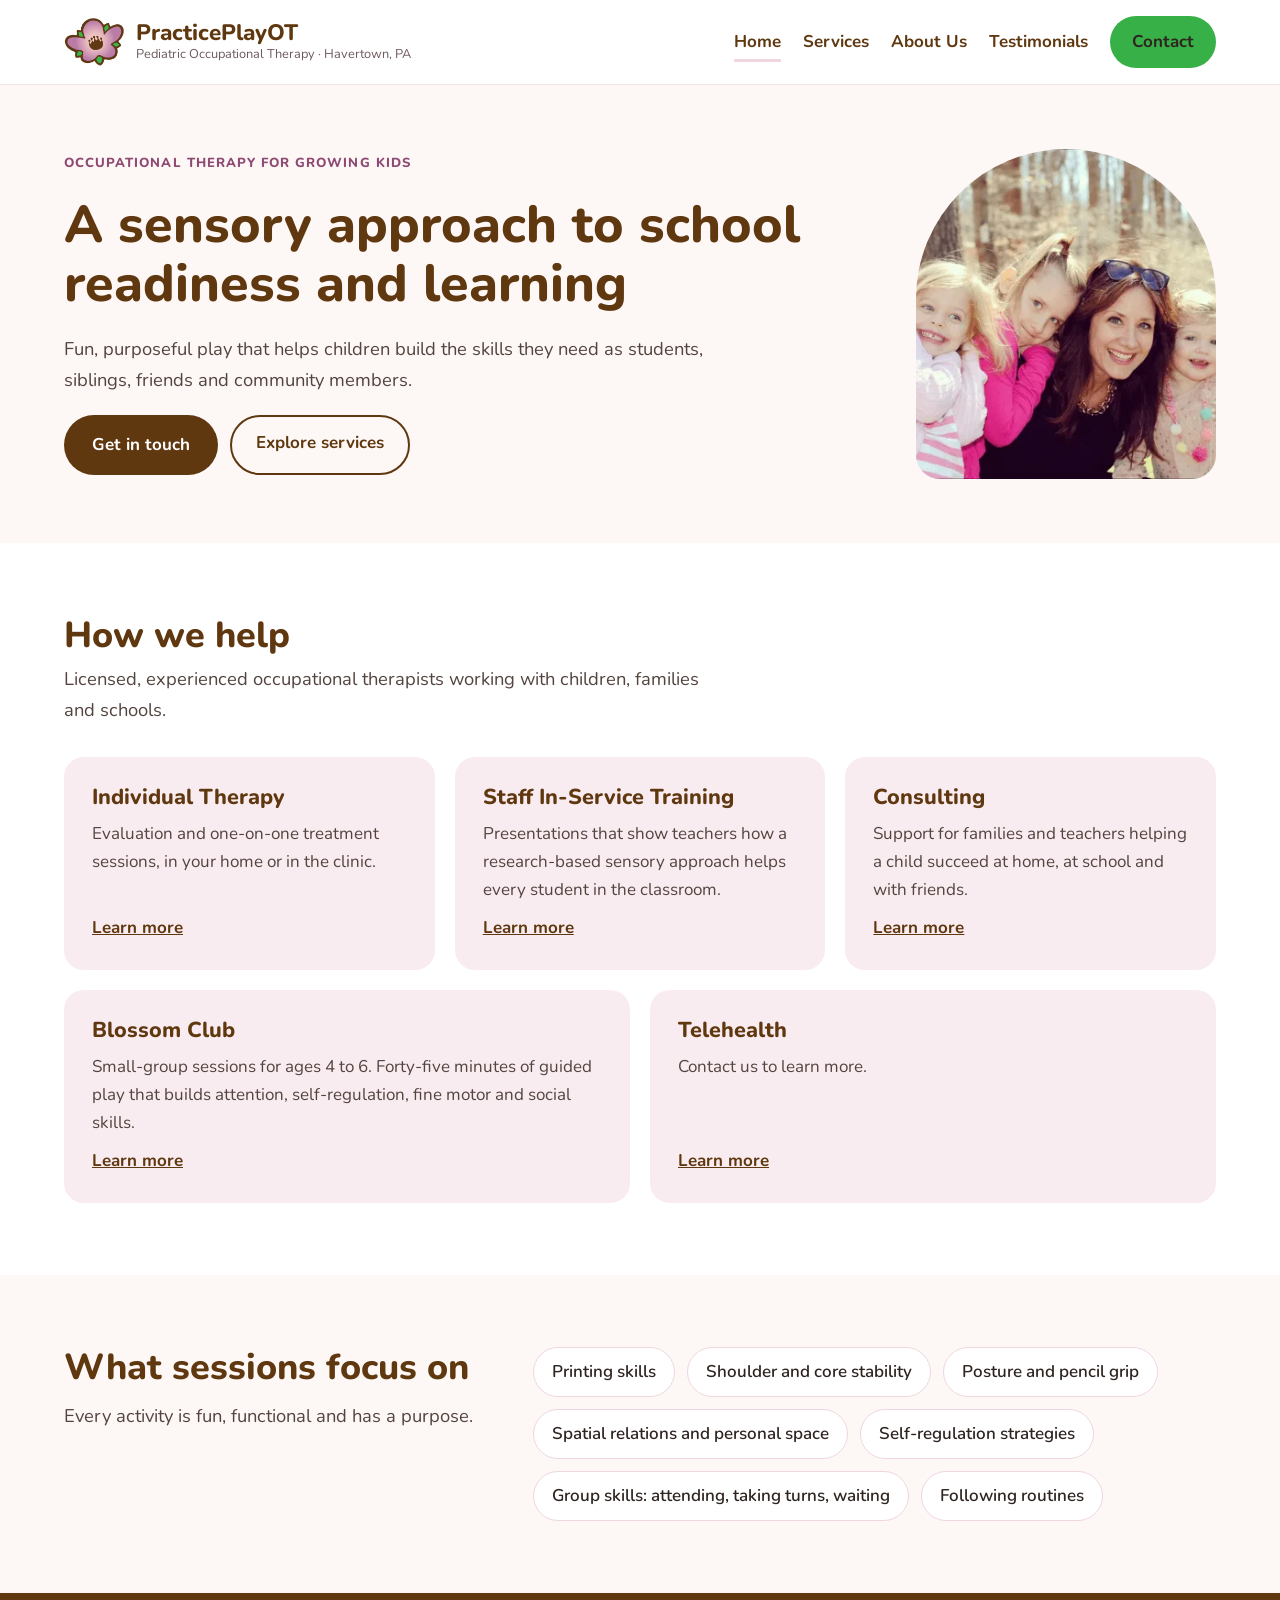
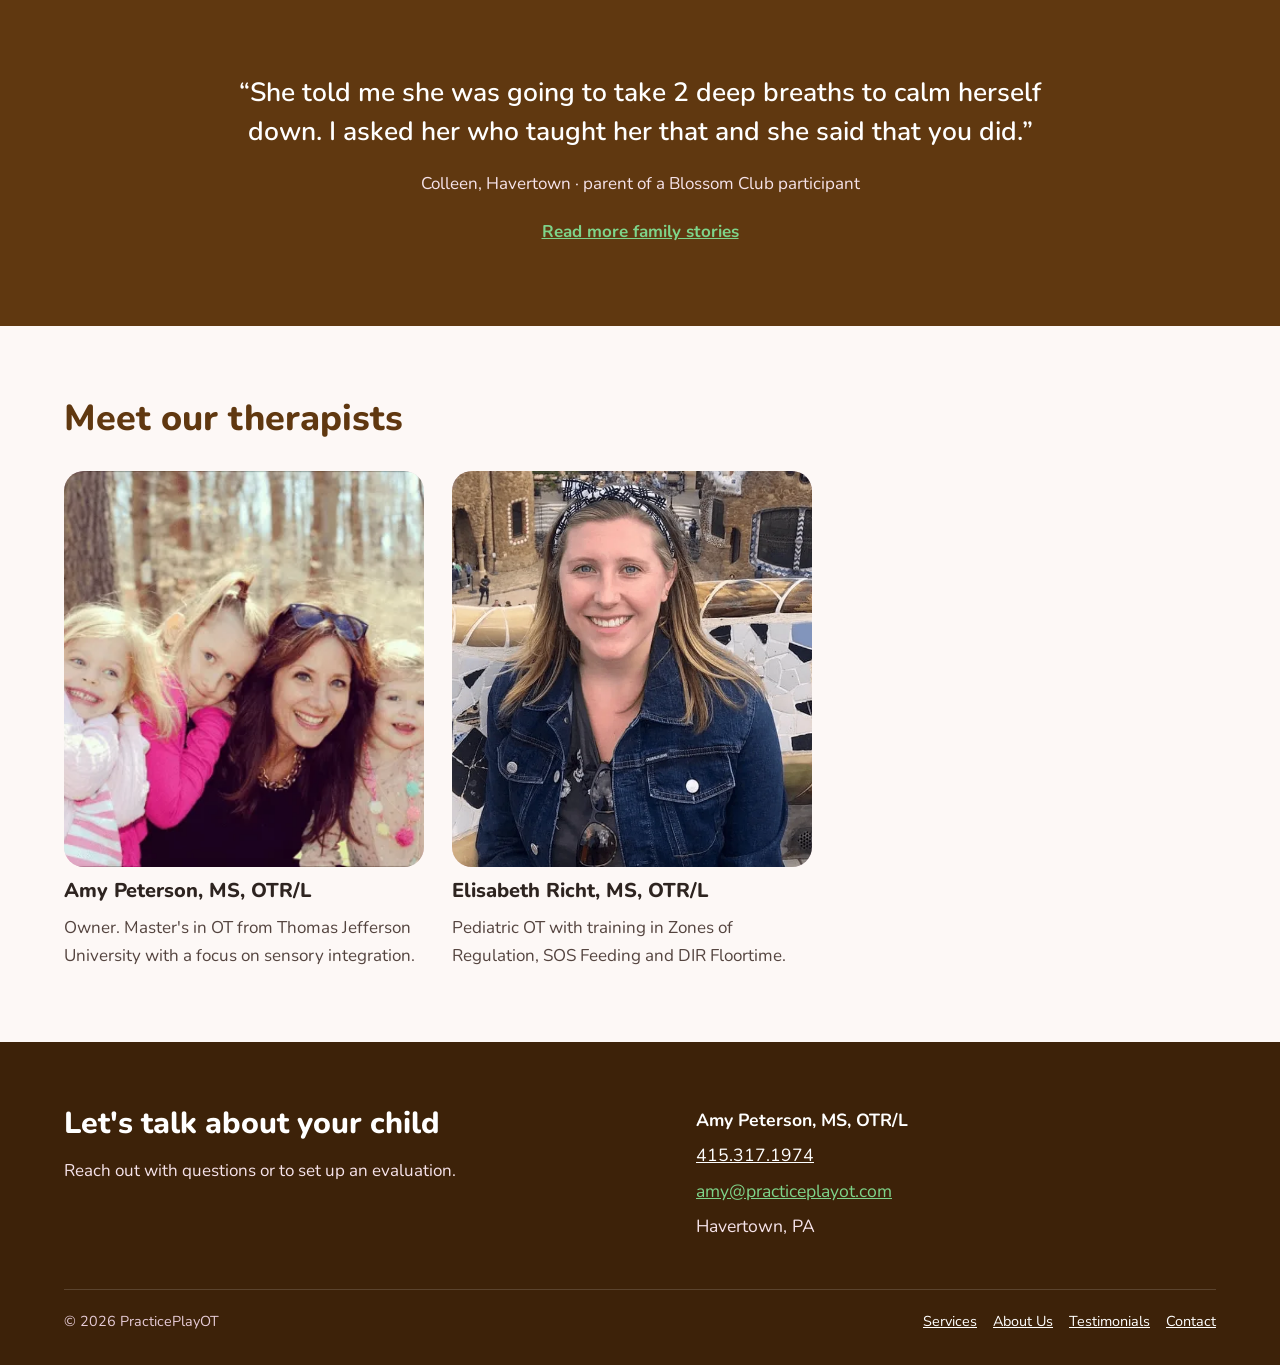
<file: index.html>
<!doctype html>
<html lang="en">
<head>
<meta charset="utf-8">
<meta name="viewport" content="width=device-width, initial-scale=1">
<title>PracticePlayOT · Pediatric Occupational Therapy in Havertown, PA</title>
<meta name="description" content="PracticePlayOT offers pediatric occupational therapy in Havertown, PA: individual therapy, staff in-service training, consulting, Blossom Club small groups and telehealth.">
<meta property="og:title" content="PracticePlayOT · Pediatric Occupational Therapy in Havertown, PA">
<meta property="og:description" content="PracticePlayOT offers pediatric occupational therapy in Havertown, PA: individual therapy, staff in-service training, consulting, Blossom Club small groups and telehealth.">
<meta property="og:type" content="website">
<meta property="og:image" content="assets/img/hero.webp">
<link rel="icon" type="image/png" href="assets/img/favicon.png">
<link rel="apple-touch-icon" href="assets/img/apple-touch-icon.png">
<link rel="preconnect" href="https://fonts.googleapis.com">
<link rel="preconnect" href="https://fonts.gstatic.com" crossorigin>
<link href="https://fonts.googleapis.com/css2?family=Nunito:wght@400;600;700;800&display=swap" rel="stylesheet">
<link rel="stylesheet" href="css/styles.css?v=20261105b">
</head>
<body>
<a class="skip-link" href="#main">Skip to content</a>
<header class="site-header">
<div class="container">
<a class="brand" href="index.html">
<img src="assets/img/logo.png" alt="" width="60" height="48">
<span><span class="brand-name">PracticePlayOT</span><span class="brand-tag">Pediatric Occupational Therapy · Havertown, PA</span></span>
</a>
<nav class="site-nav" aria-label="Main">
<ul>
<li><a href="index.html" aria-current="page">Home</a></li>
<li><a href="services.html">Services</a></li>
<li><a href="about.html">About Us</a></li>
<li><a href="testimonials.html">Testimonials</a></li>
<li><a class="btn btn--green" href="contact.html">Contact</a></li>
</ul>
</nav>
</div>
</header>
<main id="main">

<section class="hero">
<div class="container">
<div class="hero-text">
<span class="eyebrow">Occupational therapy for growing kids</span>
<h1>A sensory approach to school readiness and learning</h1>
<p class="lead">Fun, purposeful play that helps children build the skills they need as students, siblings, friends and community members.</p>
<div class="btn-row">
<a class="btn btn--brown" href="contact.html">Get in touch</a>
<a class="btn btn--outline" href="services.html">Explore services</a>
</div>
</div>
<figure class="hero-photo"><img src="assets/img/amy-peterson.webp" alt="Amy Peterson, owner of PracticePlayOT, smiling with three young children" width="360" height="360"></figure>
</div>
</section>

<section class="section section--white">
<div class="container stack" style="gap: 32px">
<div class="stack" style="gap: 8px">
<h2>How we help</h2>
<p class="lead">Licensed, experienced occupational therapists working with children, families and schools.</p>
</div>
<div class="cards">
<article class="card">
<h3>Individual Therapy</h3>
<p>Evaluation and one-on-one treatment sessions, in your home or in the clinic.</p>
<a href="services.html#individual-therapy">Learn more<span class="visually-hidden"> about Individual Therapy</span></a>
</article>
<article class="card">
<h3>Staff In-Service Training</h3>
<p>Presentations that show teachers how a research-based sensory approach helps every student in the classroom.</p>
<a href="services.html#in-service">Learn more<span class="visually-hidden"> about Staff In-Service Training</span></a>
</article>
<article class="card">
<h3>Consulting</h3>
<p>Support for families and teachers helping a child succeed at home, at school and with friends.</p>
<a href="services.html#consulting">Learn more<span class="visually-hidden"> about Consulting</span></a>
</article>
<article class="card">
<h3>Blossom Club</h3>
<p>Small-group sessions for ages 4 to 6. Forty-five minutes of guided play that builds attention, self-regulation, fine motor and social skills.</p>
<a href="services.html#blossom-club">Learn more<span class="visually-hidden"> about Blossom Club</span></a>
</article>
<article class="card">
<h3>Telehealth</h3>
<p>Contact us to learn more.</p>
<a href="services.html#telehealth">Learn more<span class="visually-hidden"> about Telehealth</span></a>
</article>
</div>
</div>
</section>

<section class="section">
<div class="container split">
<div class="stack" style="gap: 12px">
<h2>What sessions focus on</h2>
<p class="lead">Every activity is fun, functional and has a purpose.</p>
</div>
<ul class="chips">
<li>Printing skills</li>
<li>Shoulder and core stability</li>
<li>Posture and pencil grip</li>
<li>Spatial relations and personal space</li>
<li>Self-regulation strategies</li>
<li>Group skills: attending, taking turns, waiting</li>
<li>Following routines</li>
</ul>
</div>
</section>

<section class="quote-band" aria-label="What families say">
<figure>
<blockquote>“She told me she was going to take 2 deep breaths to calm herself down. I asked her who taught her that and she said that you did.”</blockquote>
<figcaption>Colleen, Havertown · parent of a Blossom Club participant</figcaption>
<a href="testimonials.html">Read more family stories</a>
</figure>
</section>

<section class="section">
<div class="container stack" style="gap: 32px">
<h2>Meet our therapists</h2>
<div class="team">
<a class="person" href="about.html#amy-peterson" style="text-decoration: none">
<img src="assets/img/amy-peterson.webp" alt="Amy Peterson" width="360" height="360" loading="lazy">
<h3>Amy Peterson, MS, OTR/L</h3>
<p>Owner. Master's in OT from Thomas Jefferson University with a focus on sensory integration.</p>
</a>
<a class="person" href="about.html#elisabeth-richt" style="text-decoration: none">
<img src="assets/img/elisabeth-richt.webp" alt="Elisabeth Richt" width="600" height="706" loading="lazy">
<h3>Elisabeth Richt, MS, OTR/L</h3>
<p>Pediatric OT with training in Zones of Regulation, SOS Feeding and DIR Floortime.</p>
</a>
</div>
</div>
</section>

</main>
<footer class="site-footer">
<div class="container">
<div class="footer-top">
<div class="stack" style="flex: 1 1 360px">
<h2>Let's talk about your child</h2>
<p>Reach out with questions or to set up an evaluation.</p>
</div>
<div class="footer-contact" style="flex: 1 1 280px">
<strong>Amy Peterson, MS, OTR/L</strong>
<a href="tel:+14153171974">415.317.1974</a>
<a class="accent" href="mailto:amy@practiceplayot.com">amy@practiceplayot.com</a>
<span style="color: var(--on-dark)">Havertown, PA</span>
</div>
</div>
<div class="footer-bottom">
<span>© 2026 PracticePlayOT</span>
<ul>
<li><a href="services.html">Services</a></li>
<li><a href="about.html">About Us</a></li>
<li><a href="testimonials.html">Testimonials</a></li>
<li><a href="contact.html">Contact</a></li>
</ul>
</div>
</div>
</footer>
</body>
</html>
</file>
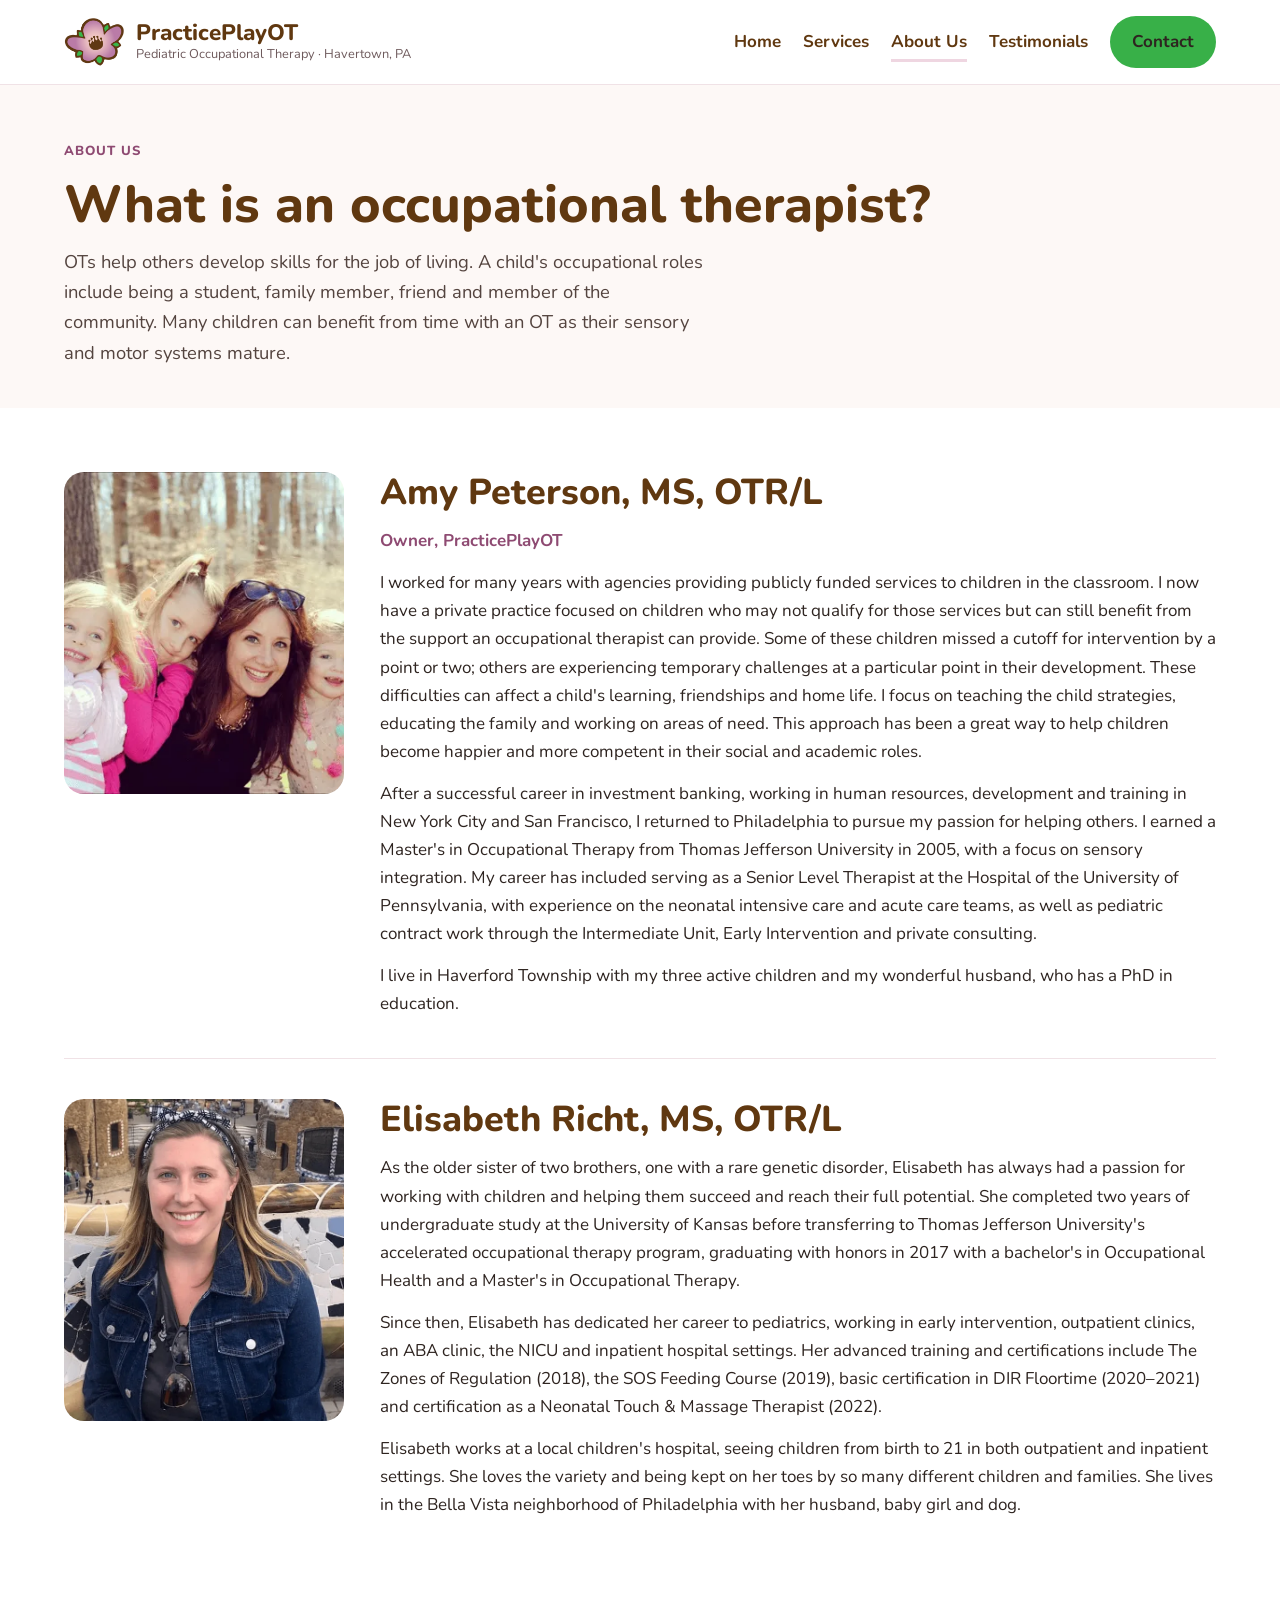
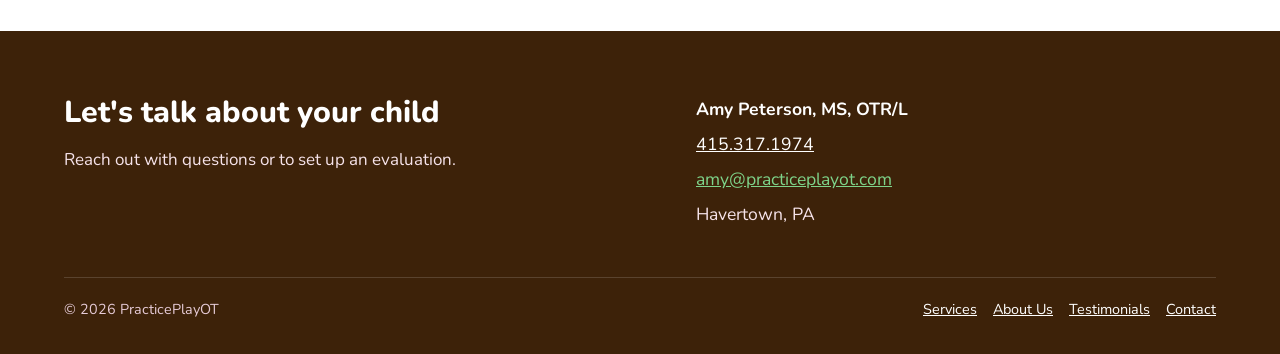
<file: about.html>
<!doctype html>
<html lang="en">
<head>
<meta charset="utf-8">
<meta name="viewport" content="width=device-width, initial-scale=1">
<title>About Us · PracticePlayOT</title>
<meta name="description" content="Meet the licensed occupational therapists at PracticePlayOT: Amy Peterson and Elisabeth Richt.">
<meta property="og:title" content="About Us · PracticePlayOT">
<meta property="og:description" content="Meet the licensed occupational therapists at PracticePlayOT: Amy Peterson and Elisabeth Richt.">
<meta property="og:type" content="website">
<meta property="og:image" content="assets/img/hero.webp">
<link rel="icon" type="image/png" href="assets/img/favicon.png">
<link rel="apple-touch-icon" href="assets/img/apple-touch-icon.png">
<link rel="preconnect" href="https://fonts.googleapis.com">
<link rel="preconnect" href="https://fonts.gstatic.com" crossorigin>
<link href="https://fonts.googleapis.com/css2?family=Nunito:wght@400;600;700;800&display=swap" rel="stylesheet">
<link rel="stylesheet" href="css/styles.css?v=20261105b">
</head>
<body>
<a class="skip-link" href="#main">Skip to content</a>
<header class="site-header">
<div class="container">
<a class="brand" href="index.html">
<img src="assets/img/logo.png" alt="" width="60" height="48">
<span><span class="brand-name">PracticePlayOT</span><span class="brand-tag">Pediatric Occupational Therapy · Havertown, PA</span></span>
</a>
<nav class="site-nav" aria-label="Main">
<ul>
<li><a href="index.html">Home</a></li>
<li><a href="services.html">Services</a></li>
<li><a href="about.html" aria-current="page">About Us</a></li>
<li><a href="testimonials.html">Testimonials</a></li>
<li><a class="btn btn--green" href="contact.html">Contact</a></li>
</ul>
</nav>
</div>
</header>
<main id="main">

<section class="page-head">
<div class="container">
<span class="eyebrow">About Us</span>
<h1>What is an occupational therapist?</h1>
<p class="lead">OTs help others develop skills for the job of living. A child's occupational roles include being a student, family member, friend and member of the community. Many children can benefit from time with an OT as their sensory and motor systems mature.</p>
</div>
</section>

<section class="section section--white" style="padding-top: 24px">
<div class="container">

<article class="bio" id="amy-peterson">
<img src="assets/img/amy-peterson.webp" alt="Amy Peterson" width="360" height="360">
<div class="bio-text">
<h2>Amy Peterson, MS, OTR/L</h2>
<p class="bio-role">Owner, PracticePlayOT</p>
<p>I worked for many years with agencies providing publicly funded services to children in the classroom. I now have a private practice focused on children who may not qualify for those services but can still benefit from the support an occupational therapist can provide. Some of these children missed a cutoff for intervention by a point or two; others are experiencing temporary challenges at a particular point in their development. These difficulties can affect a child's learning, friendships and home life. I focus on teaching the child strategies, educating the family and working on areas of need. This approach has been a great way to help children become happier and more competent in their social and academic roles.</p>
<p>After a successful career in investment banking, working in human resources, development and training in New York City and San Francisco, I returned to Philadelphia to pursue my passion for helping others. I earned a Master's in Occupational Therapy from Thomas Jefferson University in 2005, with a focus on sensory integration. My career has included serving as a Senior Level Therapist at the Hospital of the University of Pennsylvania, with experience on the neonatal intensive care and acute care teams, as well as pediatric contract work through the Intermediate Unit, Early Intervention and private consulting.</p>
<p>I live in Haverford Township with my three active children and my wonderful husband, who has a PhD in education.</p>
</div>
</article>

<article class="bio" id="elisabeth-richt">
<img src="assets/img/elisabeth-richt.webp" alt="Elisabeth Richt" width="600" height="706" loading="lazy">
<div class="bio-text">
<h2>Elisabeth Richt, MS, OTR/L</h2>
<p>As the older sister of two brothers, one with a rare genetic disorder, Elisabeth has always had a passion for working with children and helping them succeed and reach their full potential. She completed two years of undergraduate study at the University of Kansas before transferring to Thomas Jefferson University's accelerated occupational therapy program, graduating with honors in 2017 with a bachelor's in Occupational Health and a Master's in Occupational Therapy.</p>
<p>Since then, Elisabeth has dedicated her career to pediatrics, working in early intervention, outpatient clinics, an ABA clinic, the NICU and inpatient hospital settings. Her advanced training and certifications include The Zones of Regulation (2018), the SOS Feeding Course (2019), basic certification in DIR Floortime (2020–2021) and certification as a Neonatal Touch &amp; Massage Therapist (2022).</p>
<p>Elisabeth works at a local children's hospital, seeing children from birth to 21 in both outpatient and inpatient settings. She loves the variety and being kept on her toes by so many different children and families. She lives in the Bella Vista neighborhood of Philadelphia with her husband, baby girl and dog.</p>
</div>
</article>


</div>
</section>

</main>
<footer class="site-footer">
<div class="container">
<div class="footer-top">
<div class="stack" style="flex: 1 1 360px">
<h2>Let's talk about your child</h2>
<p>Reach out with questions or to set up an evaluation.</p>
</div>
<div class="footer-contact" style="flex: 1 1 280px">
<strong>Amy Peterson, MS, OTR/L</strong>
<a href="tel:+14153171974">415.317.1974</a>
<a class="accent" href="mailto:amy@practiceplayot.com">amy@practiceplayot.com</a>
<span style="color: var(--on-dark)">Havertown, PA</span>
</div>
</div>
<div class="footer-bottom">
<span>© 2026 PracticePlayOT</span>
<ul>
<li><a href="services.html">Services</a></li>
<li><a href="about.html">About Us</a></li>
<li><a href="testimonials.html">Testimonials</a></li>
<li><a href="contact.html">Contact</a></li>
</ul>
</div>
</div>
</footer>
</body>
</html>
</file>
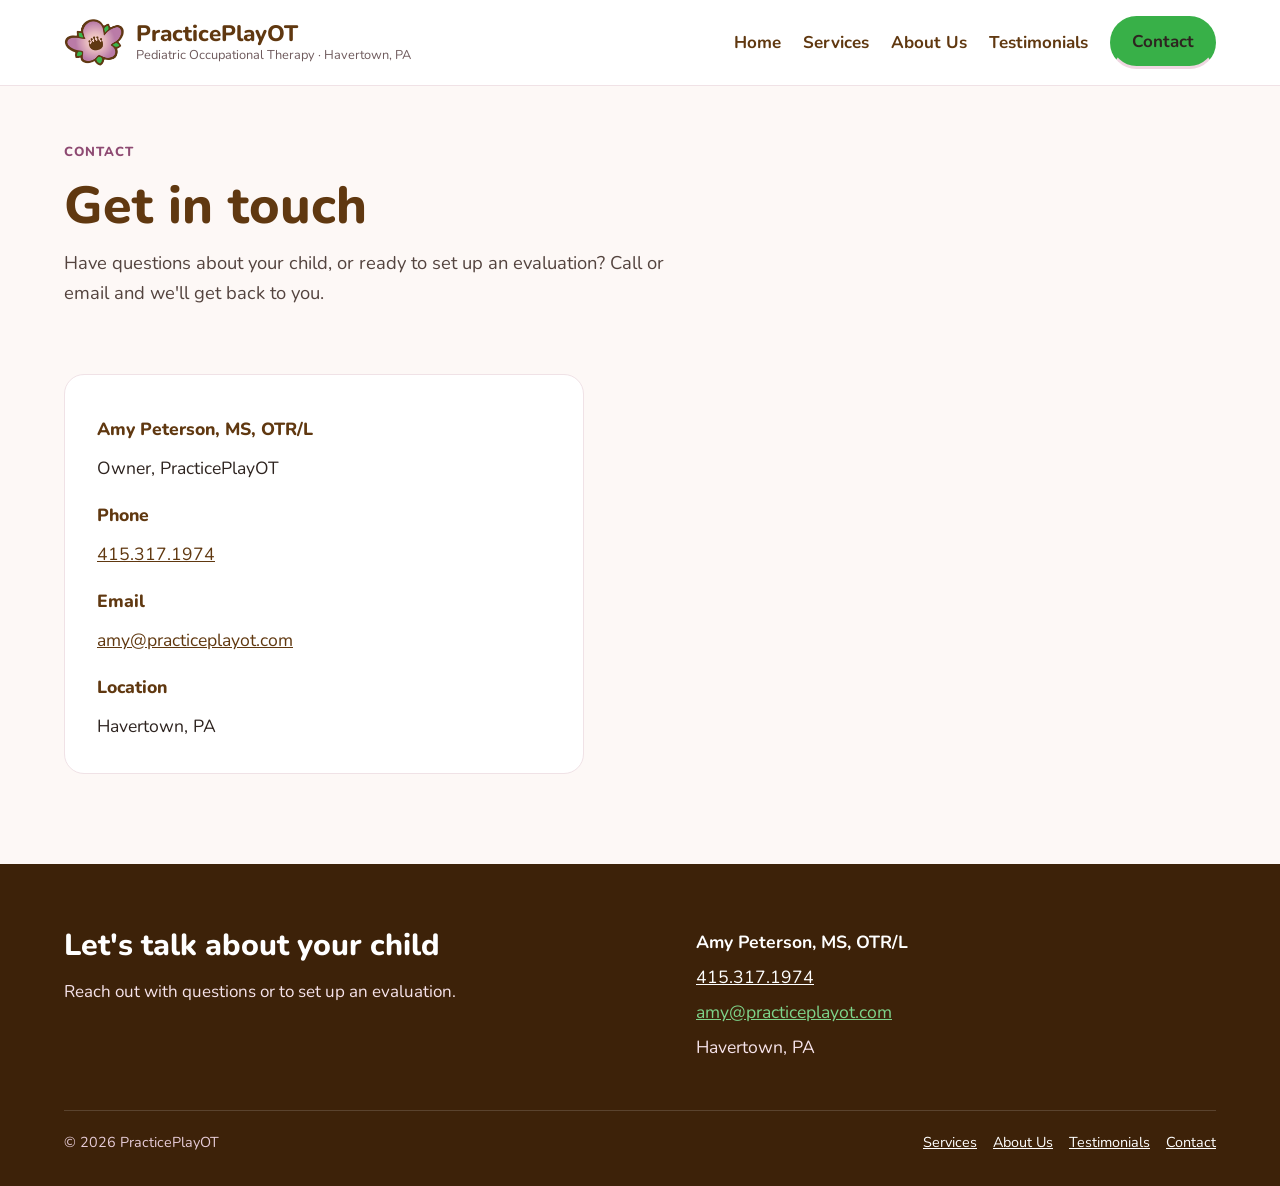
<file: contact.html>
<!doctype html>
<html lang="en">
<head>
<meta charset="utf-8">
<meta name="viewport" content="width=device-width, initial-scale=1">
<title>Contact · PracticePlayOT</title>
<meta name="description" content="Contact PracticePlayOT in Havertown, PA: phone 415.317.1974 or email amy@practiceplayot.com.">
<meta property="og:title" content="Contact · PracticePlayOT">
<meta property="og:description" content="Contact PracticePlayOT in Havertown, PA: phone 415.317.1974 or email amy@practiceplayot.com.">
<meta property="og:type" content="website">
<meta property="og:image" content="assets/img/hero.webp">
<link rel="icon" type="image/png" href="assets/img/favicon.png">
<link rel="apple-touch-icon" href="assets/img/apple-touch-icon.png">
<link rel="preconnect" href="https://fonts.googleapis.com">
<link rel="preconnect" href="https://fonts.gstatic.com" crossorigin>
<link href="https://fonts.googleapis.com/css2?family=Nunito:wght@400;600;700;800&display=swap" rel="stylesheet">
<link rel="stylesheet" href="css/styles.css?v=20261105b">
</head>
<body>
<a class="skip-link" href="#main">Skip to content</a>
<header class="site-header">
<div class="container">
<a class="brand" href="index.html">
<img src="assets/img/logo.png" alt="" width="60" height="48">
<span><span class="brand-name">PracticePlayOT</span><span class="brand-tag">Pediatric Occupational Therapy · Havertown, PA</span></span>
</a>
<nav class="site-nav" aria-label="Main">
<ul>
<li><a href="index.html">Home</a></li>
<li><a href="services.html">Services</a></li>
<li><a href="about.html">About Us</a></li>
<li><a href="testimonials.html">Testimonials</a></li>
<li><a class="btn btn--green" href="contact.html" aria-current="page">Contact</a></li>
</ul>
</nav>
</div>
</header>
<main id="main">

<section class="page-head">
<div class="container">
<span class="eyebrow">Contact</span>
<h1>Get in touch</h1>
<p class="lead">Have questions about your child, or ready to set up an evaluation? Call or email and we'll get back to you.</p>
</div>
</section>

<section class="section" style="padding-top: 8px">
<div class="container">
<dl class="contact-card">
<dt>Amy Peterson, MS, OTR/L</dt>
<dd>Owner, PracticePlayOT</dd>
<dt>Phone</dt>
<dd><a href="tel:+14153171974">415.317.1974</a></dd>
<dt>Email</dt>
<dd><a href="mailto:amy@practiceplayot.com">amy@practiceplayot.com</a></dd>
<dt>Location</dt>
<dd>Havertown, PA</dd>
</dl>
</div>
</section>

</main>
<footer class="site-footer">
<div class="container">
<div class="footer-top">
<div class="stack" style="flex: 1 1 360px">
<h2>Let's talk about your child</h2>
<p>Reach out with questions or to set up an evaluation.</p>
</div>
<div class="footer-contact" style="flex: 1 1 280px">
<strong>Amy Peterson, MS, OTR/L</strong>
<a href="tel:+14153171974">415.317.1974</a>
<a class="accent" href="mailto:amy@practiceplayot.com">amy@practiceplayot.com</a>
<span style="color: var(--on-dark)">Havertown, PA</span>
</div>
</div>
<div class="footer-bottom">
<span>© 2026 PracticePlayOT</span>
<ul>
<li><a href="services.html">Services</a></li>
<li><a href="about.html">About Us</a></li>
<li><a href="testimonials.html">Testimonials</a></li>
<li><a href="contact.html">Contact</a></li>
</ul>
</div>
</div>
</footer>
</body>
</html>
</file>
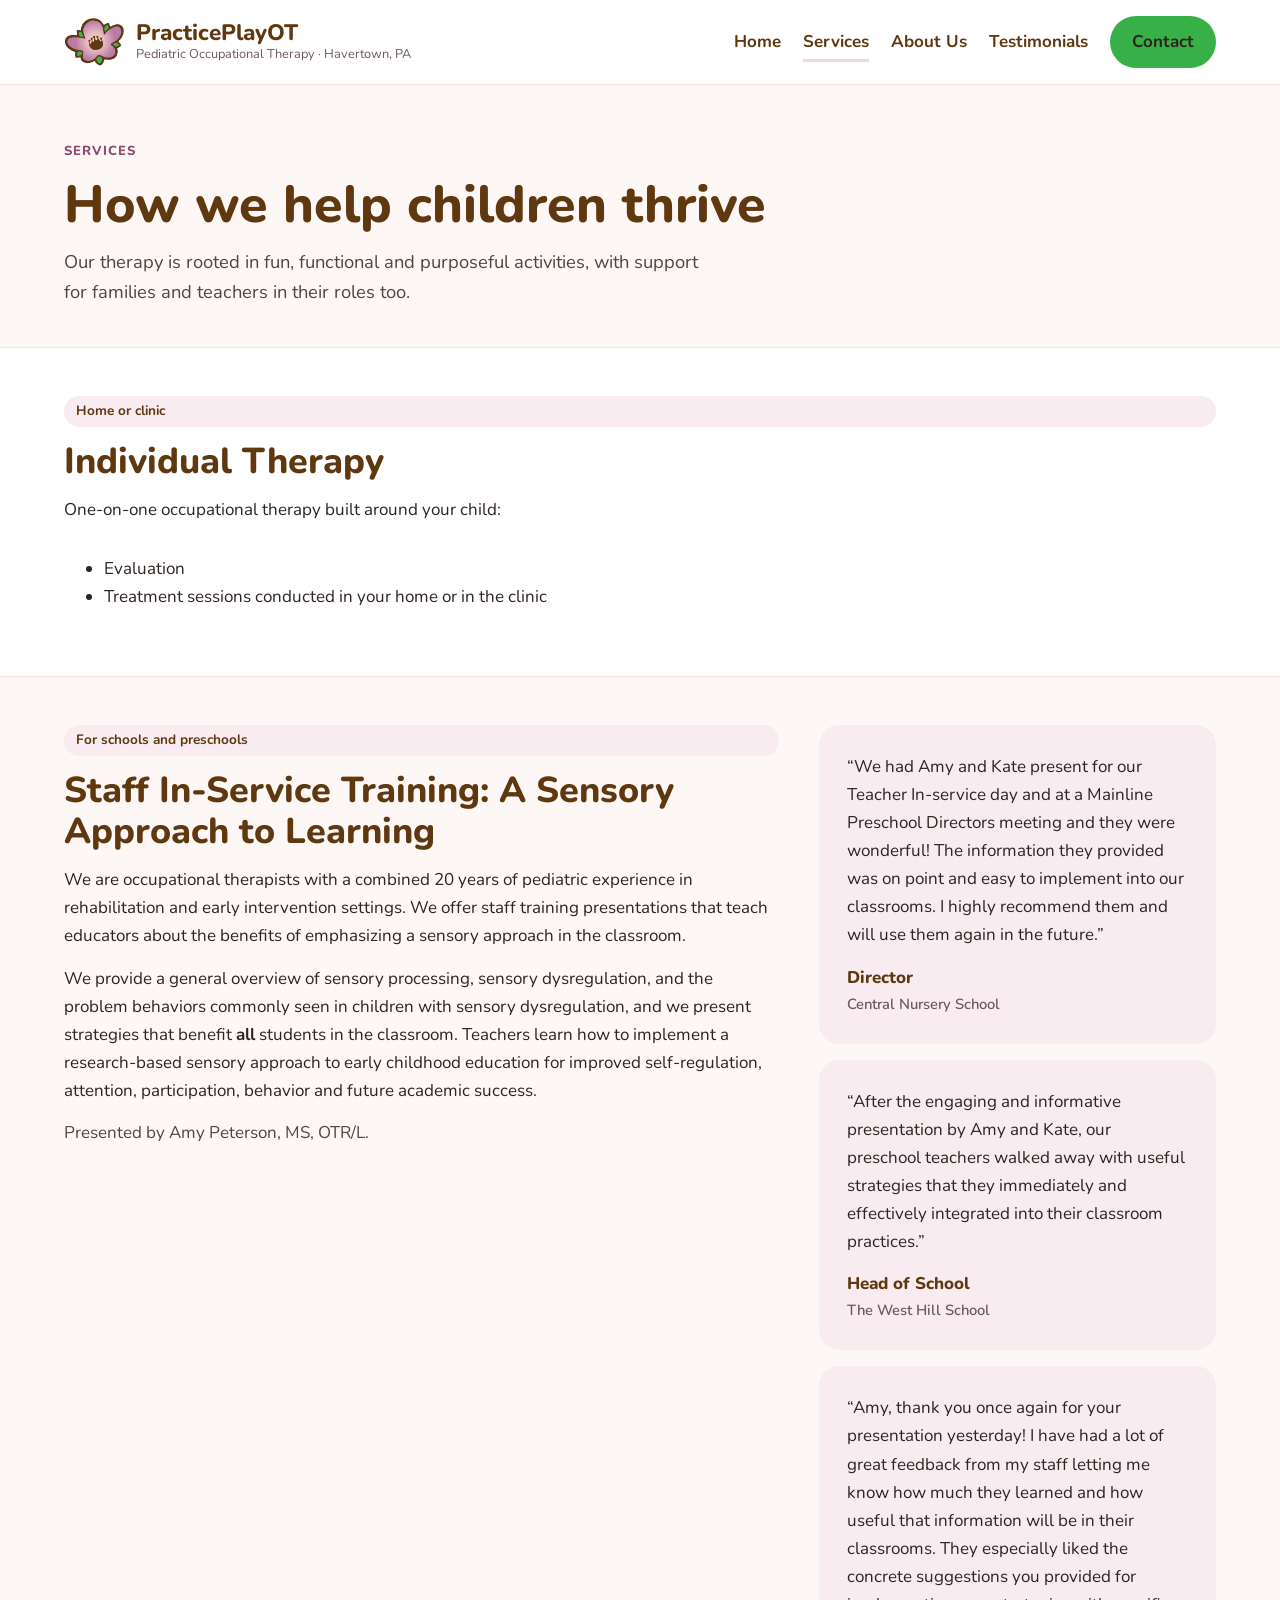
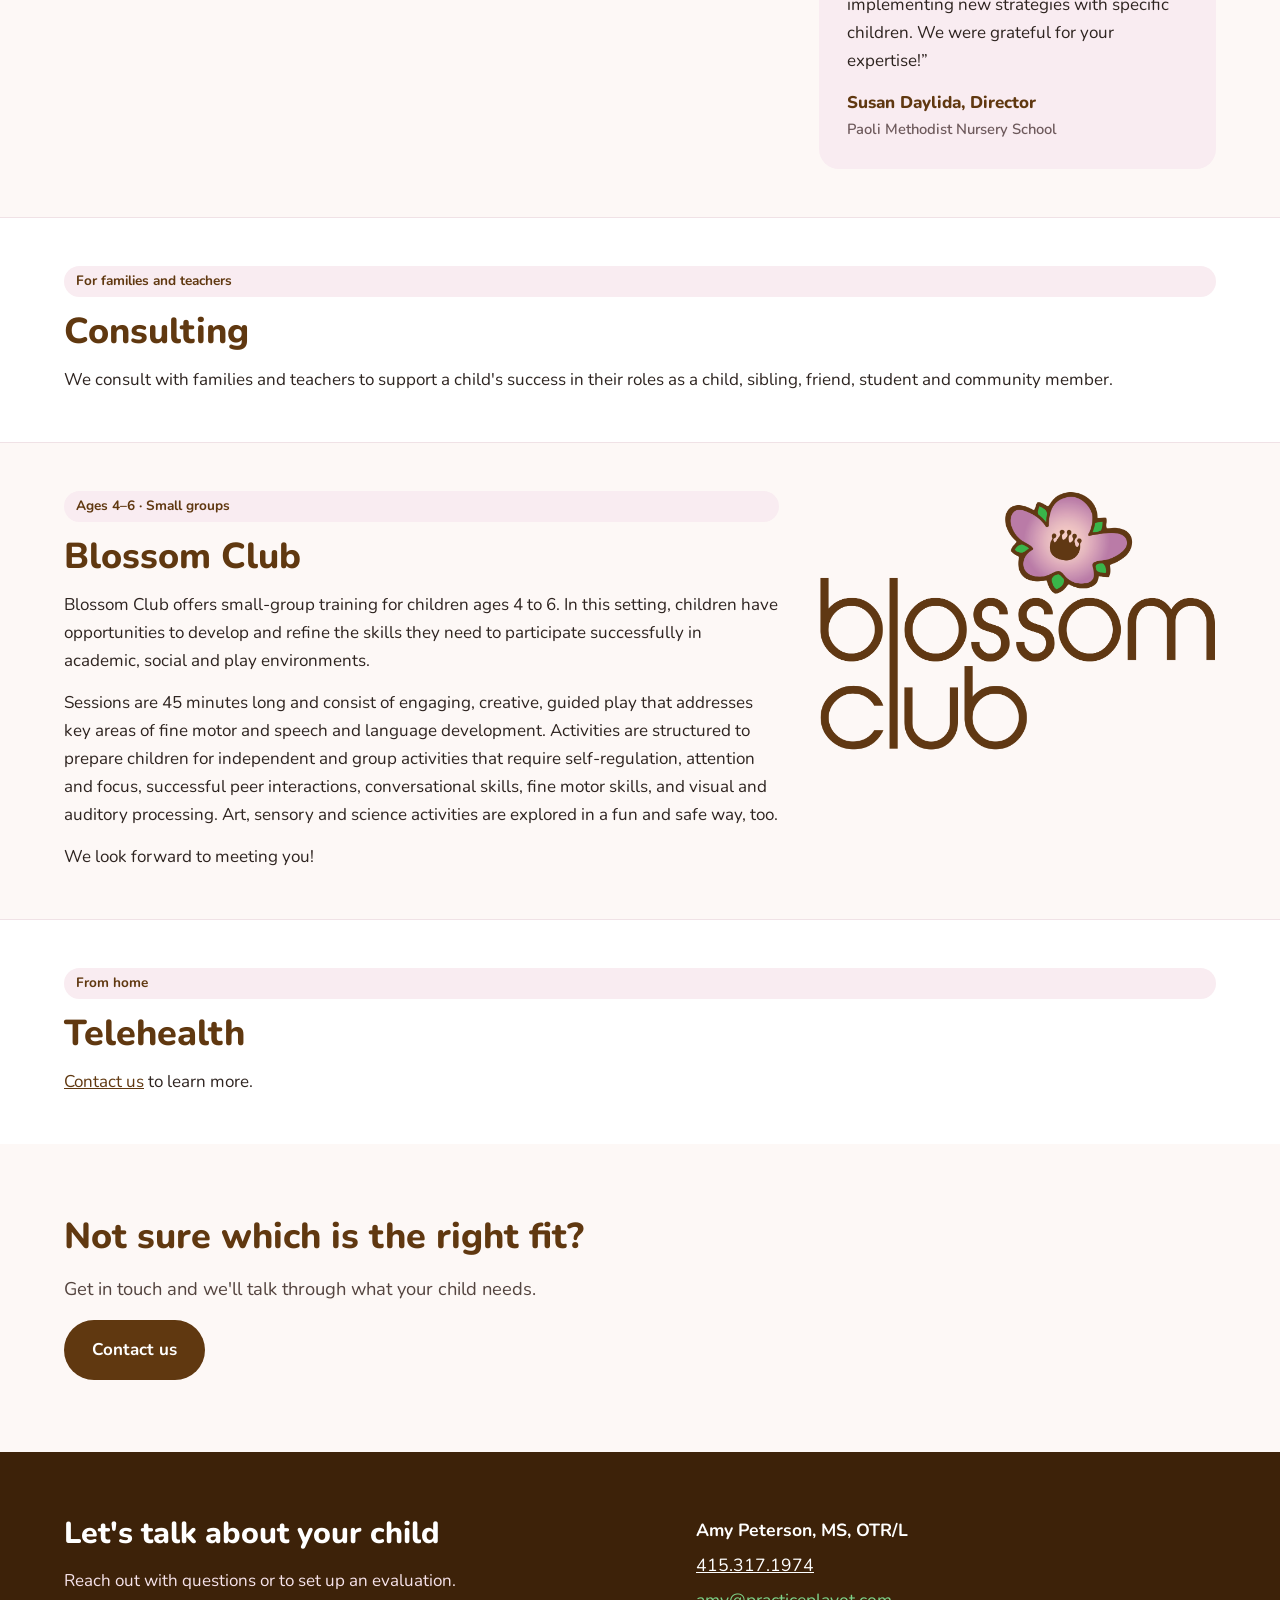
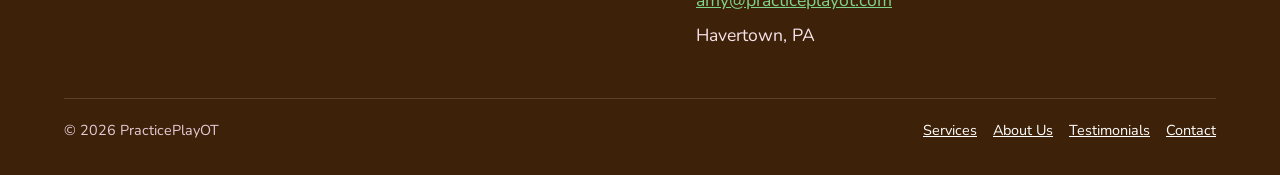
<file: services.html>
<!doctype html>
<html lang="en">
<head>
<meta charset="utf-8">
<meta name="viewport" content="width=device-width, initial-scale=1">
<title>Services · PracticePlayOT</title>
<meta name="description" content="Individual occupational therapy, staff in-service training, consulting, Blossom Club small groups and telehealth from PracticePlayOT in Havertown, PA.">
<meta property="og:title" content="Services · PracticePlayOT">
<meta property="og:description" content="Individual occupational therapy, staff in-service training, consulting, Blossom Club small groups and telehealth from PracticePlayOT in Havertown, PA.">
<meta property="og:type" content="website">
<meta property="og:image" content="assets/img/hero.webp">
<link rel="icon" type="image/png" href="assets/img/favicon.png">
<link rel="apple-touch-icon" href="assets/img/apple-touch-icon.png">
<link rel="preconnect" href="https://fonts.googleapis.com">
<link rel="preconnect" href="https://fonts.gstatic.com" crossorigin>
<link href="https://fonts.googleapis.com/css2?family=Nunito:wght@400;600;700;800&display=swap" rel="stylesheet">
<link rel="stylesheet" href="css/styles.css?v=20261105b">
</head>
<body>
<a class="skip-link" href="#main">Skip to content</a>
<header class="site-header">
<div class="container">
<a class="brand" href="index.html">
<img src="assets/img/logo.png" alt="" width="60" height="48">
<span><span class="brand-name">PracticePlayOT</span><span class="brand-tag">Pediatric Occupational Therapy · Havertown, PA</span></span>
</a>
<nav class="site-nav" aria-label="Main">
<ul>
<li><a href="index.html">Home</a></li>
<li><a href="services.html" aria-current="page">Services</a></li>
<li><a href="about.html">About Us</a></li>
<li><a href="testimonials.html">Testimonials</a></li>
<li><a class="btn btn--green" href="contact.html">Contact</a></li>
</ul>
</nav>
</div>
</header>
<main id="main">

<section class="page-head">
<div class="container">
<span class="eyebrow">Services</span>
<h1>How we help children thrive</h1>
<p class="lead">Our therapy is rooted in fun, functional and purposeful activities, with support for families and teachers in their roles too.</p>
</div>
</section>

<section class="service section--white" id="individual-therapy">
<div class="container">
<div class="service-text">
<span class="tag">Home or clinic</span>
<h2>Individual Therapy</h2>
<p>One-on-one occupational therapy built around your child:</p>
<ul>
<li>Evaluation</li>
<li>Treatment sessions conducted in your home or in the clinic</li>
</ul>
</div>
</div>
</section>

<section class="service" id="in-service">
<div class="container">
<div class="service-text">
<span class="tag">For schools and preschools</span>
<h2>Staff In-Service Training: A Sensory Approach to Learning</h2>
<p>We are occupational therapists with a combined 20 years of pediatric experience in rehabilitation and early intervention settings. We offer staff training presentations that teach educators about the benefits of emphasizing a sensory approach in the classroom.</p>
<p>We provide a general overview of sensory processing, sensory dysregulation, and the problem behaviors commonly seen in children with sensory dysregulation, and we present strategies that benefit <strong>all</strong> students in the classroom. Teachers learn how to implement a research-based sensory approach to early childhood education for improved self-regulation, attention, participation, behavior and future academic success.</p>
<p class="muted">Presented by Amy Peterson, MS, OTR/L.</p>
</div>
<div class="service-aside stack">
<figure class="quote quote--small">
<blockquote><p>“We had Amy and Kate present for our Teacher In-service day and at a Mainline Preschool Directors meeting and they were wonderful! The information they provided was on point and easy to implement into our classrooms. I highly recommend them and will use them again in the future.”</p></blockquote>
<figcaption>Director<span>Central Nursery School</span></figcaption>
</figure>
<figure class="quote quote--small">
<blockquote><p>“After the engaging and informative presentation by Amy and Kate, our preschool teachers walked away with useful strategies that they immediately and effectively integrated into their classroom practices.”</p></blockquote>
<figcaption>Head of School<span>The West Hill School</span></figcaption>
</figure>
<figure class="quote quote--small">
<blockquote><p>“Amy, thank you once again for your presentation yesterday! I have had a lot of great feedback from my staff letting me know how much they learned and how useful that information will be in their classrooms. They especially liked the concrete suggestions you provided for implementing new strategies with specific children. We were grateful for your expertise!”</p></blockquote>
<figcaption>Susan Daylida, Director<span>Paoli Methodist Nursery School</span></figcaption>
</figure>
</div>
</div>
</section>

<section class="service section--white" id="consulting">
<div class="container">
<div class="service-text">
<span class="tag">For families and teachers</span>
<h2>Consulting</h2>
<p>We consult with families and teachers to support a child's success in their roles as a child, sibling, friend, student and community member.</p>
</div>
</div>
</section>

<section class="service" id="blossom-club">
<div class="container">
<div class="service-text">
<span class="tag">Ages 4–6 · Small groups</span>
<h2>Blossom Club</h2>
<p>Blossom Club offers small-group training for children ages 4 to 6. In this setting, children have opportunities to develop and refine the skills they need to participate successfully in academic, social and play environments.</p>
<p>Sessions are 45 minutes long and consist of engaging, creative, guided play that addresses key areas of fine motor and speech and language development. Activities are structured to prepare children for independent and group activities that require self-regulation, attention and focus, successful peer interactions, conversational skills, fine motor skills, and visual and auditory processing. Art, sensory and science activities are explored in a fun and safe way, too.</p>
<p>We look forward to meeting you!</p>
</div>
<div class="service-aside"><img src="assets/img/blossom-club.png" alt="Blossom Club logo" width="1400" height="921" loading="lazy"></div>
</div>
</section>

<section class="service section--white" id="telehealth">
<div class="container">
<div class="service-text">
<span class="tag">From home</span>
<h2>Telehealth</h2>
<p><a href="contact.html">Contact us</a> to learn more.</p>
</div>
</div>
</section>

<section class="section">
<div class="container stack" style="align-items: flex-start">
<h2>Not sure which is the right fit?</h2>
<p class="lead">Get in touch and we'll talk through what your child needs.</p>
<a class="btn btn--brown" href="contact.html">Contact us</a>
</div>
</section>

</main>
<footer class="site-footer">
<div class="container">
<div class="footer-top">
<div class="stack" style="flex: 1 1 360px">
<h2>Let's talk about your child</h2>
<p>Reach out with questions or to set up an evaluation.</p>
</div>
<div class="footer-contact" style="flex: 1 1 280px">
<strong>Amy Peterson, MS, OTR/L</strong>
<a href="tel:+14153171974">415.317.1974</a>
<a class="accent" href="mailto:amy@practiceplayot.com">amy@practiceplayot.com</a>
<span style="color: var(--on-dark)">Havertown, PA</span>
</div>
</div>
<div class="footer-bottom">
<span>© 2026 PracticePlayOT</span>
<ul>
<li><a href="services.html">Services</a></li>
<li><a href="about.html">About Us</a></li>
<li><a href="testimonials.html">Testimonials</a></li>
<li><a href="contact.html">Contact</a></li>
</ul>
</div>
</div>
</footer>
</body>
</html>
</file>
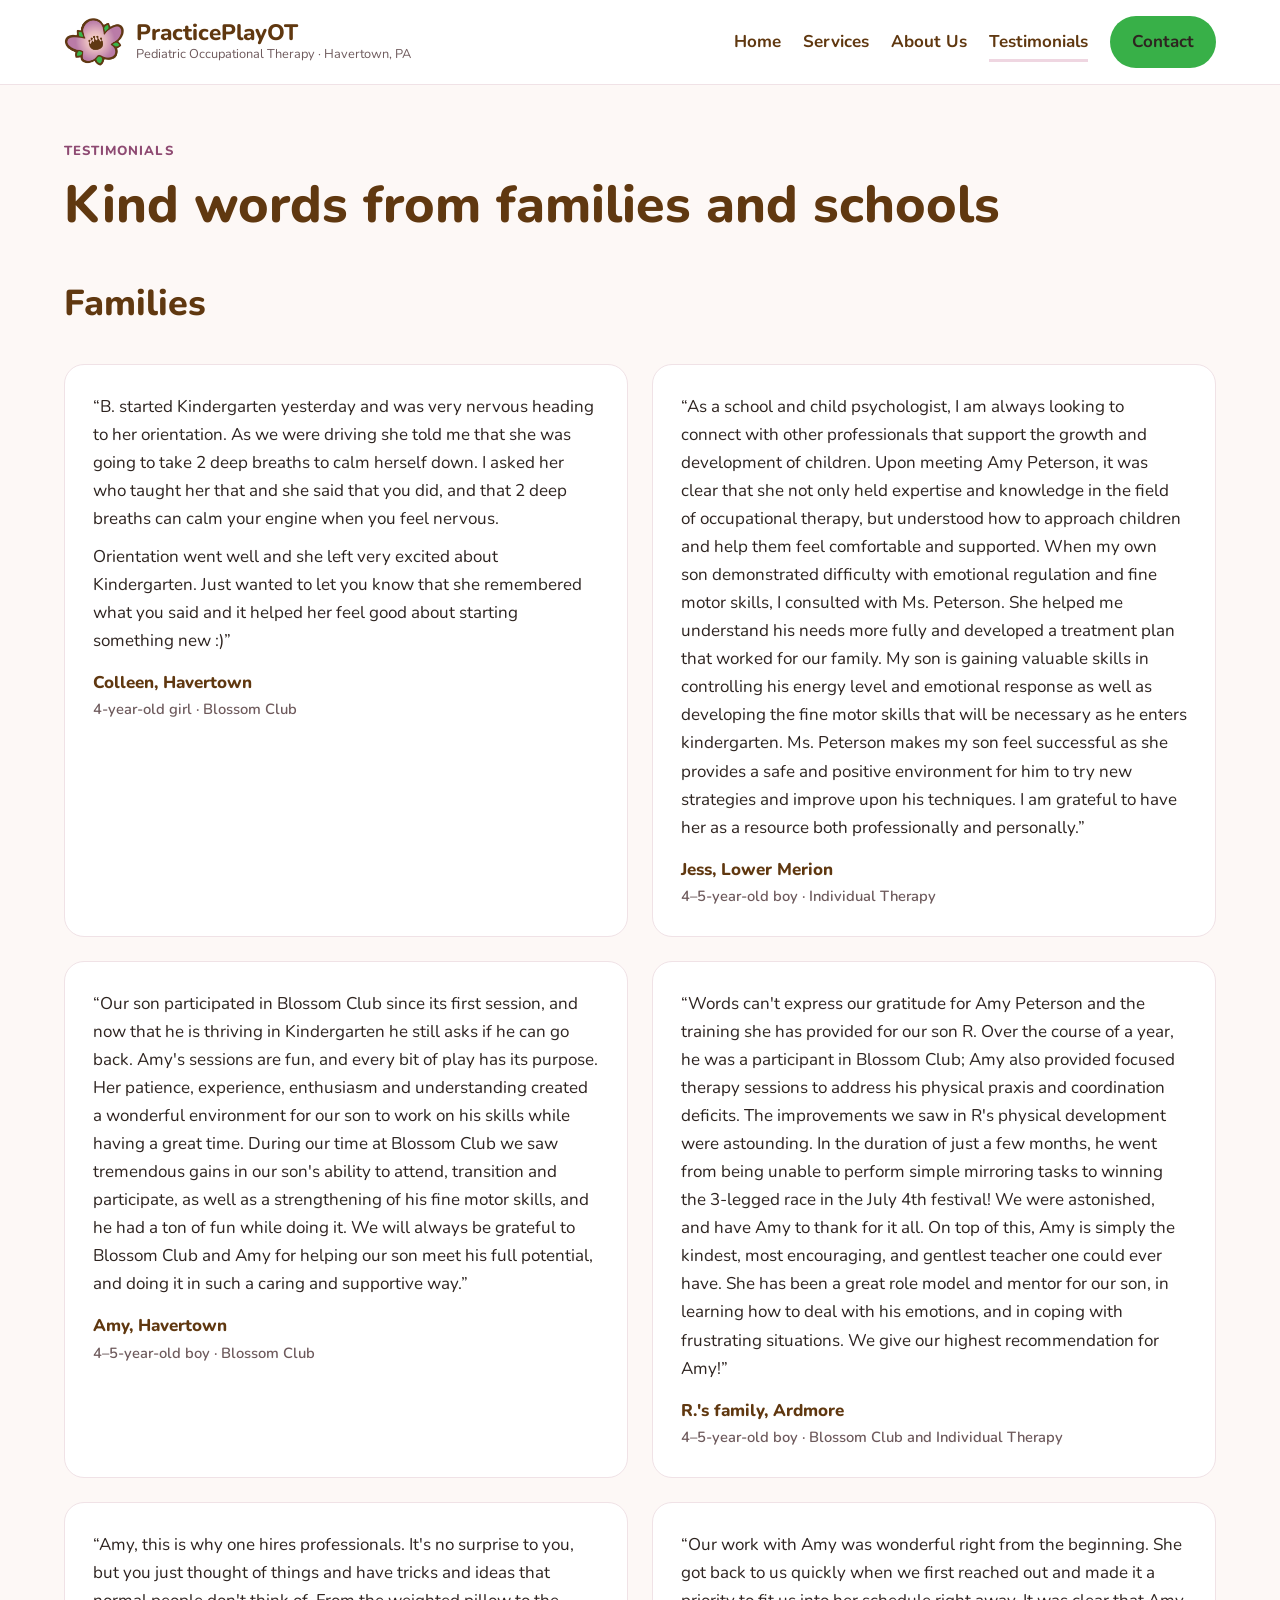
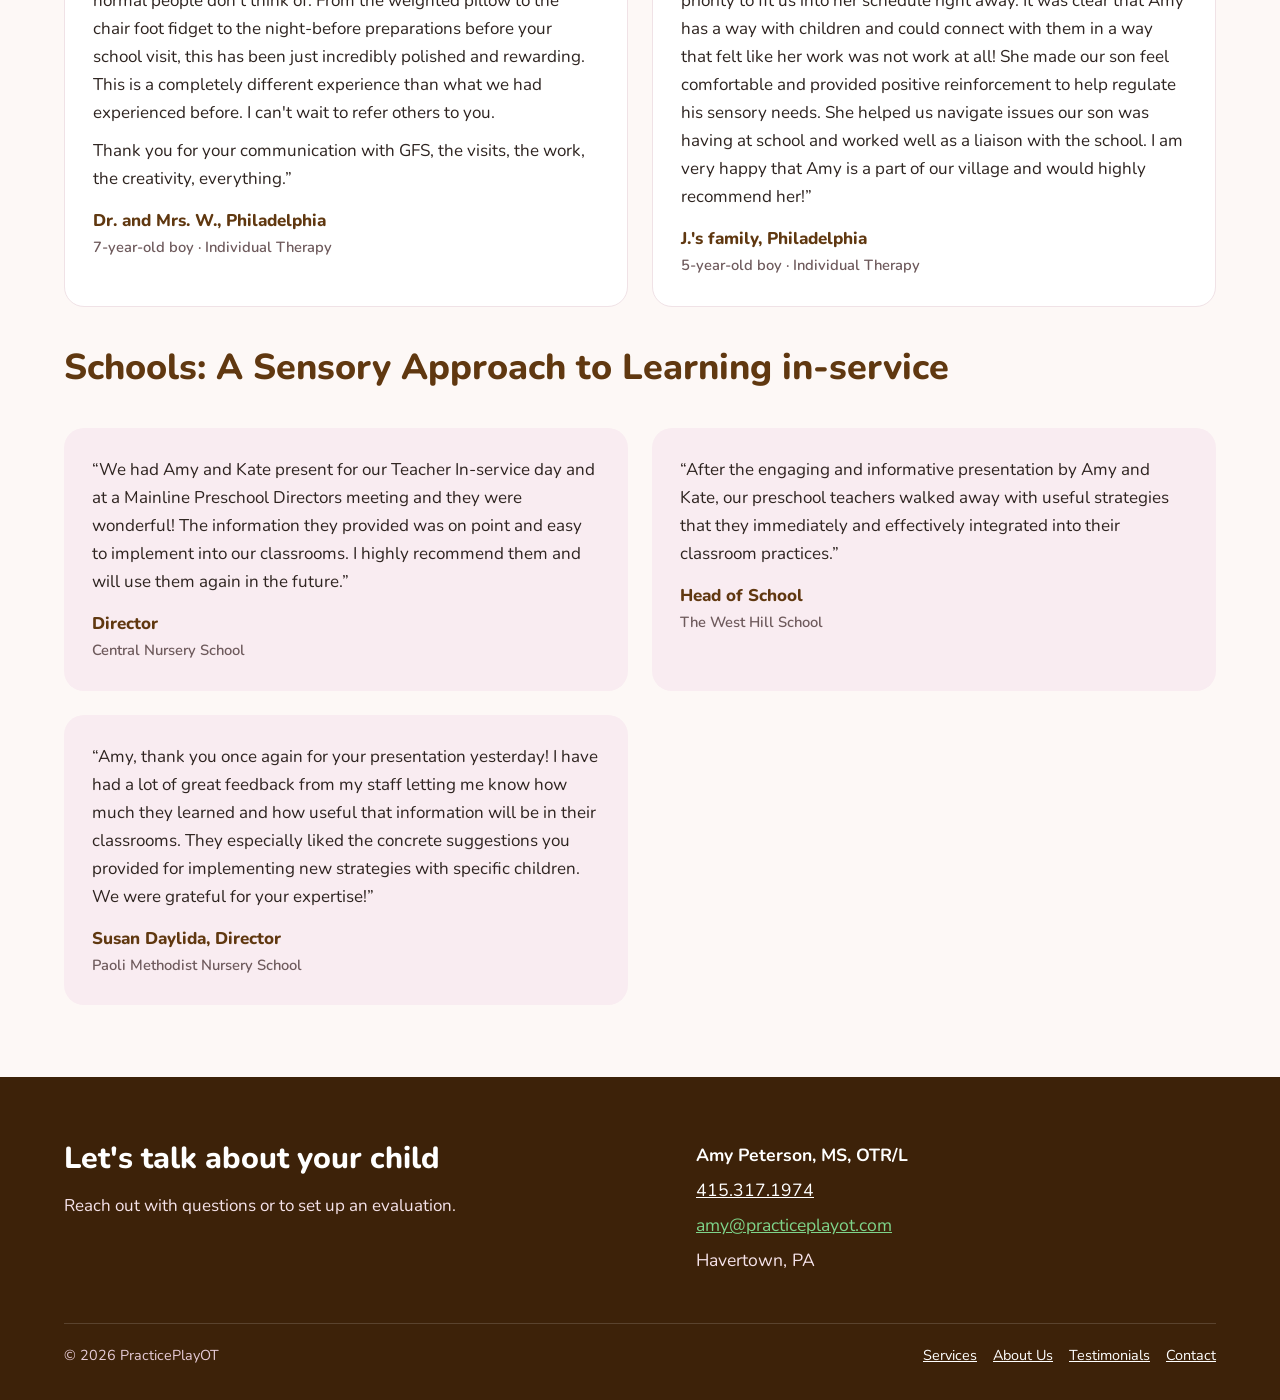
<file: testimonials.html>
<!doctype html>
<html lang="en">
<head>
<meta charset="utf-8">
<meta name="viewport" content="width=device-width, initial-scale=1">
<title>Testimonials · PracticePlayOT</title>
<meta name="description" content="What families and schools say about PracticePlayOT's occupational therapy, Blossom Club and staff training.">
<meta property="og:title" content="Testimonials · PracticePlayOT">
<meta property="og:description" content="What families and schools say about PracticePlayOT's occupational therapy, Blossom Club and staff training.">
<meta property="og:type" content="website">
<meta property="og:image" content="assets/img/hero.webp">
<link rel="icon" type="image/png" href="assets/img/favicon.png">
<link rel="apple-touch-icon" href="assets/img/apple-touch-icon.png">
<link rel="preconnect" href="https://fonts.googleapis.com">
<link rel="preconnect" href="https://fonts.gstatic.com" crossorigin>
<link href="https://fonts.googleapis.com/css2?family=Nunito:wght@400;600;700;800&display=swap" rel="stylesheet">
<link rel="stylesheet" href="css/styles.css?v=20261105b">
</head>
<body>
<a class="skip-link" href="#main">Skip to content</a>
<header class="site-header">
<div class="container">
<a class="brand" href="index.html">
<img src="assets/img/logo.png" alt="" width="60" height="48">
<span><span class="brand-name">PracticePlayOT</span><span class="brand-tag">Pediatric Occupational Therapy · Havertown, PA</span></span>
</a>
<nav class="site-nav" aria-label="Main">
<ul>
<li><a href="index.html">Home</a></li>
<li><a href="services.html">Services</a></li>
<li><a href="about.html">About Us</a></li>
<li><a href="testimonials.html" aria-current="page">Testimonials</a></li>
<li><a class="btn btn--green" href="contact.html">Contact</a></li>
</ul>
</nav>
</div>
</header>
<main id="main">

<section class="page-head">
<div class="container">
<span class="eyebrow">Testimonials</span>
<h1>Kind words from families and schools</h1>
</div>
</section>

<section class="section" style="padding-top: 8px">
<div class="container stack" style="gap: 40px">
<h2>Families</h2>
<div class="quotes">
<figure class="quote">
<blockquote><p>“B. started Kindergarten yesterday and was very nervous heading to her orientation. As we were driving she told me that she was going to take 2 deep breaths to calm herself down. I asked her who taught her that and she said that you did, and that 2 deep breaths can calm your engine when you feel nervous.</p><p>Orientation went well and she left very excited about Kindergarten. Just wanted to let you know that she remembered what you said and it helped her feel good about starting something new :)”</p></blockquote>
<figcaption>Colleen, Havertown<span>4-year-old girl · Blossom Club</span></figcaption>
</figure>
<figure class="quote">
<blockquote><p>“As a school and child psychologist, I am always looking to connect with other professionals that support the growth and development of children. Upon meeting Amy Peterson, it was clear that she not only held expertise and knowledge in the field of occupational therapy, but understood how to approach children and help them feel comfortable and supported. When my own son demonstrated difficulty with emotional regulation and fine motor skills, I consulted with Ms. Peterson. She helped me understand his needs more fully and developed a treatment plan that worked for our family. My son is gaining valuable skills in controlling his energy level and emotional response as well as developing the fine motor skills that will be necessary as he enters kindergarten. Ms. Peterson makes my son feel successful as she provides a safe and positive environment for him to try new strategies and improve upon his techniques. I am grateful to have her as a resource both professionally and personally.”</p></blockquote>
<figcaption>Jess, Lower Merion<span>4–5-year-old boy · Individual Therapy</span></figcaption>
</figure>
<figure class="quote">
<blockquote><p>“Our son participated in Blossom Club since its first session, and now that he is thriving in Kindergarten he still asks if he can go back. Amy's sessions are fun, and every bit of play has its purpose. Her patience, experience, enthusiasm and understanding created a wonderful environment for our son to work on his skills while having a great time. During our time at Blossom Club we saw tremendous gains in our son's ability to attend, transition and participate, as well as a strengthening of his fine motor skills, and he had a ton of fun while doing it. We will always be grateful to Blossom Club and Amy for helping our son meet his full potential, and doing it in such a caring and supportive way.”</p></blockquote>
<figcaption>Amy, Havertown<span>4–5-year-old boy · Blossom Club</span></figcaption>
</figure>
<figure class="quote">
<blockquote><p>“Words can't express our gratitude for Amy Peterson and the training she has provided for our son R. Over the course of a year, he was a participant in Blossom Club; Amy also provided focused therapy sessions to address his physical praxis and coordination deficits. The improvements we saw in R's physical development were astounding. In the duration of just a few months, he went from being unable to perform simple mirroring tasks to winning the 3-legged race in the July 4th festival! We were astonished, and have Amy to thank for it all. On top of this, Amy is simply the kindest, most encouraging, and gentlest teacher one could ever have. She has been a great role model and mentor for our son, in learning how to deal with his emotions, and in coping with frustrating situations. We give our highest recommendation for Amy!”</p></blockquote>
<figcaption>R.'s family, Ardmore<span>4–5-year-old boy · Blossom Club and Individual Therapy</span></figcaption>
</figure>
<figure class="quote">
<blockquote><p>“Amy, this is why one hires professionals. It's no surprise to you, but you just thought of things and have tricks and ideas that normal people don't think of. From the weighted pillow to the chair foot fidget to the night-before preparations before your school visit, this has been just incredibly polished and rewarding. This is a completely different experience than what we had experienced before. I can't wait to refer others to you.</p><p>Thank you for your communication with GFS, the visits, the work, the creativity, everything.”</p></blockquote>
<figcaption>Dr. and Mrs. W., Philadelphia<span>7-year-old boy · Individual Therapy</span></figcaption>
</figure>
<figure class="quote">
<blockquote><p>“Our work with Amy was wonderful right from the beginning. She got back to us quickly when we first reached out and made it a priority to fit us into her schedule right away. It was clear that Amy has a way with children and could connect with them in a way that felt like her work was not work at all! She made our son feel comfortable and provided positive reinforcement to help regulate his sensory needs. She helped us navigate issues our son was having at school and worked well as a liaison with the school. I am very happy that Amy is a part of our village and would highly recommend her!”</p></blockquote>
<figcaption>J.'s family, Philadelphia<span>5-year-old boy · Individual Therapy</span></figcaption>
</figure>
</div>

<h2>Schools: A Sensory Approach to Learning in-service</h2>
<div class="quotes">
<figure class="quote quote--small">
<blockquote><p>“We had Amy and Kate present for our Teacher In-service day and at a Mainline Preschool Directors meeting and they were wonderful! The information they provided was on point and easy to implement into our classrooms. I highly recommend them and will use them again in the future.”</p></blockquote>
<figcaption>Director<span>Central Nursery School</span></figcaption>
</figure>
<figure class="quote quote--small">
<blockquote><p>“After the engaging and informative presentation by Amy and Kate, our preschool teachers walked away with useful strategies that they immediately and effectively integrated into their classroom practices.”</p></blockquote>
<figcaption>Head of School<span>The West Hill School</span></figcaption>
</figure>
<figure class="quote quote--small">
<blockquote><p>“Amy, thank you once again for your presentation yesterday! I have had a lot of great feedback from my staff letting me know how much they learned and how useful that information will be in their classrooms. They especially liked the concrete suggestions you provided for implementing new strategies with specific children. We were grateful for your expertise!”</p></blockquote>
<figcaption>Susan Daylida, Director<span>Paoli Methodist Nursery School</span></figcaption>
</figure>
</div>
</div>
</section>

</main>
<footer class="site-footer">
<div class="container">
<div class="footer-top">
<div class="stack" style="flex: 1 1 360px">
<h2>Let's talk about your child</h2>
<p>Reach out with questions or to set up an evaluation.</p>
</div>
<div class="footer-contact" style="flex: 1 1 280px">
<strong>Amy Peterson, MS, OTR/L</strong>
<a href="tel:+14153171974">415.317.1974</a>
<a class="accent" href="mailto:amy@practiceplayot.com">amy@practiceplayot.com</a>
<span style="color: var(--on-dark)">Havertown, PA</span>
</div>
</div>
<div class="footer-bottom">
<span>© 2026 PracticePlayOT</span>
<ul>
<li><a href="services.html">Services</a></li>
<li><a href="about.html">About Us</a></li>
<li><a href="testimonials.html">Testimonials</a></li>
<li><a href="contact.html">Contact</a></li>
</ul>
</div>
</div>
</footer>
</body>
</html>
</file>
<file: css/styles.css>
/* PracticePlayOT — "Soft Petal" theme. Colors come from the logo. */
:root {
  --brown: #603810;
  --brown-dark: #3D2209;
  --ink: #2E2420;
  --muted: #54443F;
  --muted-2: #6E5A5C;
  --mauve: #8E4A72;
  --bg: #FDF8F6;
  --card: #F9ECF1;
  --petal: #EFD6E1;
  --line: #F0E2E6;
  --on-dark: #F6E3EA;
  --green: #38B048;
  --green-light: #7ED48A;
  --radius: 20px;
  --max: 1200px;
}

*, *::before, *::after { box-sizing: border-box; }

html { scroll-behavior: smooth; }

body {
  margin: 0;
  font-family: "Nunito", system-ui, -apple-system, "Segoe UI", sans-serif;
  font-size: 17px;
  line-height: 1.65;
  color: var(--ink);
  background: var(--bg);
}

img { max-width: 100%; height: auto; display: block; }

a { color: var(--brown); }
a:hover { color: var(--brown-dark); }
:focus-visible { outline: 3px solid var(--mauve); outline-offset: 3px; border-radius: 4px; }

h1, h2, h3 { color: var(--brown); line-height: 1.15; margin: 0; font-weight: 800; }
h1 { font-size: clamp(2.2rem, 5vw, 3.25rem); }
h2 { font-size: clamp(1.75rem, 3.4vw, 2.25rem); }
h3 { font-size: 1.35rem; }
p { margin: 0; }

.container { max-width: var(--max); margin: 0 auto; padding: 0 24px; }
.section { padding: 72px 0; }
.section--white { background: #fff; }
.stack { display: flex; flex-direction: column; gap: 16px; }
.lead { font-size: 1.15rem; color: var(--muted); max-width: 640px; }
.muted { color: var(--muted); }
.eyebrow {
  font-size: 0.82rem; font-weight: 800; letter-spacing: 0.08em;
  text-transform: uppercase; color: var(--mauve);
}

.visually-hidden {
  position: absolute; width: 1px; height: 1px; padding: 0; margin: -1px;
  overflow: hidden; clip: rect(0 0 0 0); white-space: nowrap; border: 0;
}

.skip-link {
  position: absolute; left: -9999px; top: 8px;
  background: var(--brown); color: #fff; padding: 8px 16px; border-radius: 8px; z-index: 10;
}
.skip-link:focus { left: 8px; color: #fff; }

/* Header */
.site-header { background: #fff; border-bottom: 1px solid var(--line); }
.site-header .container {
  display: flex; flex-wrap: wrap; align-items: center; justify-content: space-between;
  gap: 16px; padding-top: 16px; padding-bottom: 16px;
}
.brand { display: flex; align-items: center; gap: 12px; text-decoration: none; }
.brand img { width: 60px; }
.brand-name { display: block; font-size: 1.4rem; font-weight: 800; color: var(--brown); line-height: 1.1; }
.brand-tag { display: block; font-size: 0.8rem; color: var(--muted-2); line-height: 1.3; }
.site-nav ul {
  list-style: none; margin: 0; padding: 0;
  display: flex; flex-wrap: wrap; align-items: center; gap: 6px 22px;
  font-weight: 700;
}
.site-nav a { text-decoration: none; padding: 6px 0; }
.site-nav a[aria-current="page"] { border-bottom: 3px solid var(--petal); }
.site-nav a.btn { padding: 10px 20px; }

/* Buttons */
.btn {
  display: inline-block; text-decoration: none; font-weight: 700;
  padding: 14px 26px; border-radius: 999px; border: 2px solid transparent;
  min-height: 44px;
}
.btn--brown { background: var(--brown); color: #fff; }
.btn--brown:hover { background: var(--brown-dark); color: #fff; }
.btn--outline { border-color: var(--brown); color: var(--brown); padding: 12px 24px; }
.btn--outline:hover { background: var(--card); }
.btn--green { background: var(--green); color: var(--ink); }
.btn--green:hover { background: var(--brown); color: #fff; }
.btn-row { display: flex; flex-wrap: wrap; gap: 12px; }

/* Hero */
.hero { padding: 64px 0; }
.hero .container { display: flex; flex-wrap: wrap; align-items: center; gap: 48px; }
.hero-text { flex: 1 1 440px; min-width: 0; display: flex; flex-direction: column; gap: 20px; }
.hero-photo {
  flex: 0 1 300px; max-width: 300px; min-width: 0; margin: 0 auto;
  border-radius: 150px 150px 24px 24px; overflow: hidden; background: var(--petal);
  aspect-ratio: 1 / 1.1;
}
.hero-photo img { width: 100%; height: 100%; object-fit: cover; }

/* Page title band (inner pages) */
.page-head { padding: 56px 0 40px; }
.page-head .container { display: flex; flex-direction: column; gap: 12px; }

/* Cards */
.cards { display: flex; flex-wrap: wrap; gap: 20px; }
.card {
  flex: 1 1 320px; background: var(--card); border-radius: var(--radius);
  padding: 28px; display: flex; flex-direction: column; gap: 10px;
}
.card p { color: var(--muted); }
.card a { font-weight: 700; margin-top: auto; }

/* Focus chips */
.split { display: flex; flex-wrap: wrap; gap: 48px; align-items: flex-start; }
.split > :first-child { flex: 1 1 340px; min-width: 0; }
.split > :last-child { flex: 2 1 520px; min-width: 0; }
.chips { list-style: none; margin: 0; padding: 0; display: flex; flex-wrap: wrap; gap: 12px; }
.chips li {
  background: #fff; border: 1px solid var(--petal); border-radius: 999px;
  padding: 10px 18px; font-weight: 600;
}

/* Quote band */
.quote-band { background: var(--brown); color: #fff; padding: 80px 0; }
.quote-band figure {
  max-width: 860px; margin: 0 auto; padding: 0 24px;
  display: flex; flex-direction: column; gap: 20px; text-align: center;
}
.quote-band blockquote { margin: 0; font-size: clamp(1.3rem, 2.6vw, 1.65rem); line-height: 1.45; font-weight: 600; }
.quote-band figcaption { color: var(--on-dark); }
.quote-band a { color: var(--green-light); font-weight: 700; align-self: center; }
.quote-band a:hover { color: #fff; }

/* Team */
.team { display: flex; flex-wrap: wrap; gap: 28px; }
.person { flex: 1 1 300px; max-width: 360px; min-width: 0; display: flex; flex-direction: column; gap: 12px; }
.person img { width: 100%; aspect-ratio: 4 / 4.4; object-fit: cover; object-position: top; border-radius: var(--radius); background: var(--petal); }
.person h3 { color: var(--ink); font-size: 1.25rem; }
.person p { color: var(--muted); }

/* Bios (About page) */
.bio { display: flex; flex-wrap: wrap; gap: 36px; align-items: flex-start; padding: 40px 0; border-top: 1px solid var(--line); }
.bio:first-of-type { border-top: 0; }
.bio img { flex: 0 1 280px; width: 280px; aspect-ratio: 4 / 4.6; object-fit: cover; object-position: top; border-radius: var(--radius); }
.bio-text { flex: 1 1 420px; min-width: 0; display: flex; flex-direction: column; gap: 14px; }
.bio-role { color: var(--mauve); font-weight: 700; }

/* Service sections */
.service { padding: 48px 0; border-top: 1px solid var(--line); scroll-margin-top: 16px; }
.service:first-of-type { border-top: 0; }
.service .container { display: flex; flex-wrap: wrap; gap: 40px; align-items: flex-start; }
.service-text { flex: 2 1 480px; min-width: 0; display: flex; flex-direction: column; gap: 14px; }
.service-aside { flex: 1 1 280px; min-width: 0; }
.service-aside img { border-radius: var(--radius); }
.tag { display: inline-block; background: var(--card); color: var(--brown); font-weight: 700; font-size: 0.85rem; padding: 4px 12px; border-radius: 999px; }
.todo { background: #FFF6D6; border: 1px dashed #B88A00; color: #5C4500; padding: 12px 16px; border-radius: 12px; }

/* Testimonials */
.quotes { display: grid; grid-template-columns: repeat(auto-fill, minmax(min(100%, 460px), 1fr)); gap: 24px; }
.quote {
  margin: 0; background: #fff; border: 1px solid var(--line); border-radius: var(--radius);
  padding: 28px; display: flex; flex-direction: column; gap: 14px;
}
.quote blockquote { margin: 0; color: var(--ink); }
.quote blockquote p + p { margin-top: 10px; }
.quote figcaption { font-weight: 800; color: var(--brown); }
.quote figcaption span { display: block; font-weight: 600; color: var(--muted-2); font-size: 0.92rem; }
.quote--small { background: var(--card); border: 0; }

/* Contact */
.contact-card {
  background: #fff; border: 1px solid var(--line); border-radius: var(--radius);
  padding: 32px; display: flex; flex-direction: column; gap: 10px; max-width: 520px;
  font-size: 1.1rem;
}
.contact-card dt { font-weight: 800; color: var(--brown); margin-top: 8px; }
.contact-card dd { margin: 0; }

/* Footer */
.site-footer { background: var(--brown-dark); color: #fff; padding: 64px 0 32px; }
.site-footer .footer-top { display: flex; flex-wrap: wrap; justify-content: space-between; gap: 32px; }
.site-footer h2 { color: #fff; font-size: 1.9rem; }
.site-footer p { color: var(--on-dark); }
.site-footer a { color: #fff; }
.site-footer a.accent { color: var(--green-light); }
.footer-contact { display: flex; flex-direction: column; gap: 6px; font-size: 1.1rem; }
.footer-bottom {
  margin-top: 48px; padding-top: 20px; border-top: 1px solid rgba(255,255,255,0.15);
  display: flex; flex-wrap: wrap; justify-content: space-between; gap: 12px;
  font-size: 0.9rem; color: #E6CBD7;
}
.footer-bottom ul { list-style: none; margin: 0; padding: 0; display: flex; flex-wrap: wrap; gap: 16px; }

@media (max-width: 640px) {
  body { font-size: 16px; }
  .section { padding: 56px 0; }
  .hero { padding: 40px 0; }
  .hero-photo { border-radius: 150px 150px 20px 20px; }
  .bio img { width: 100%; flex-basis: 100%; }
}
</file>
